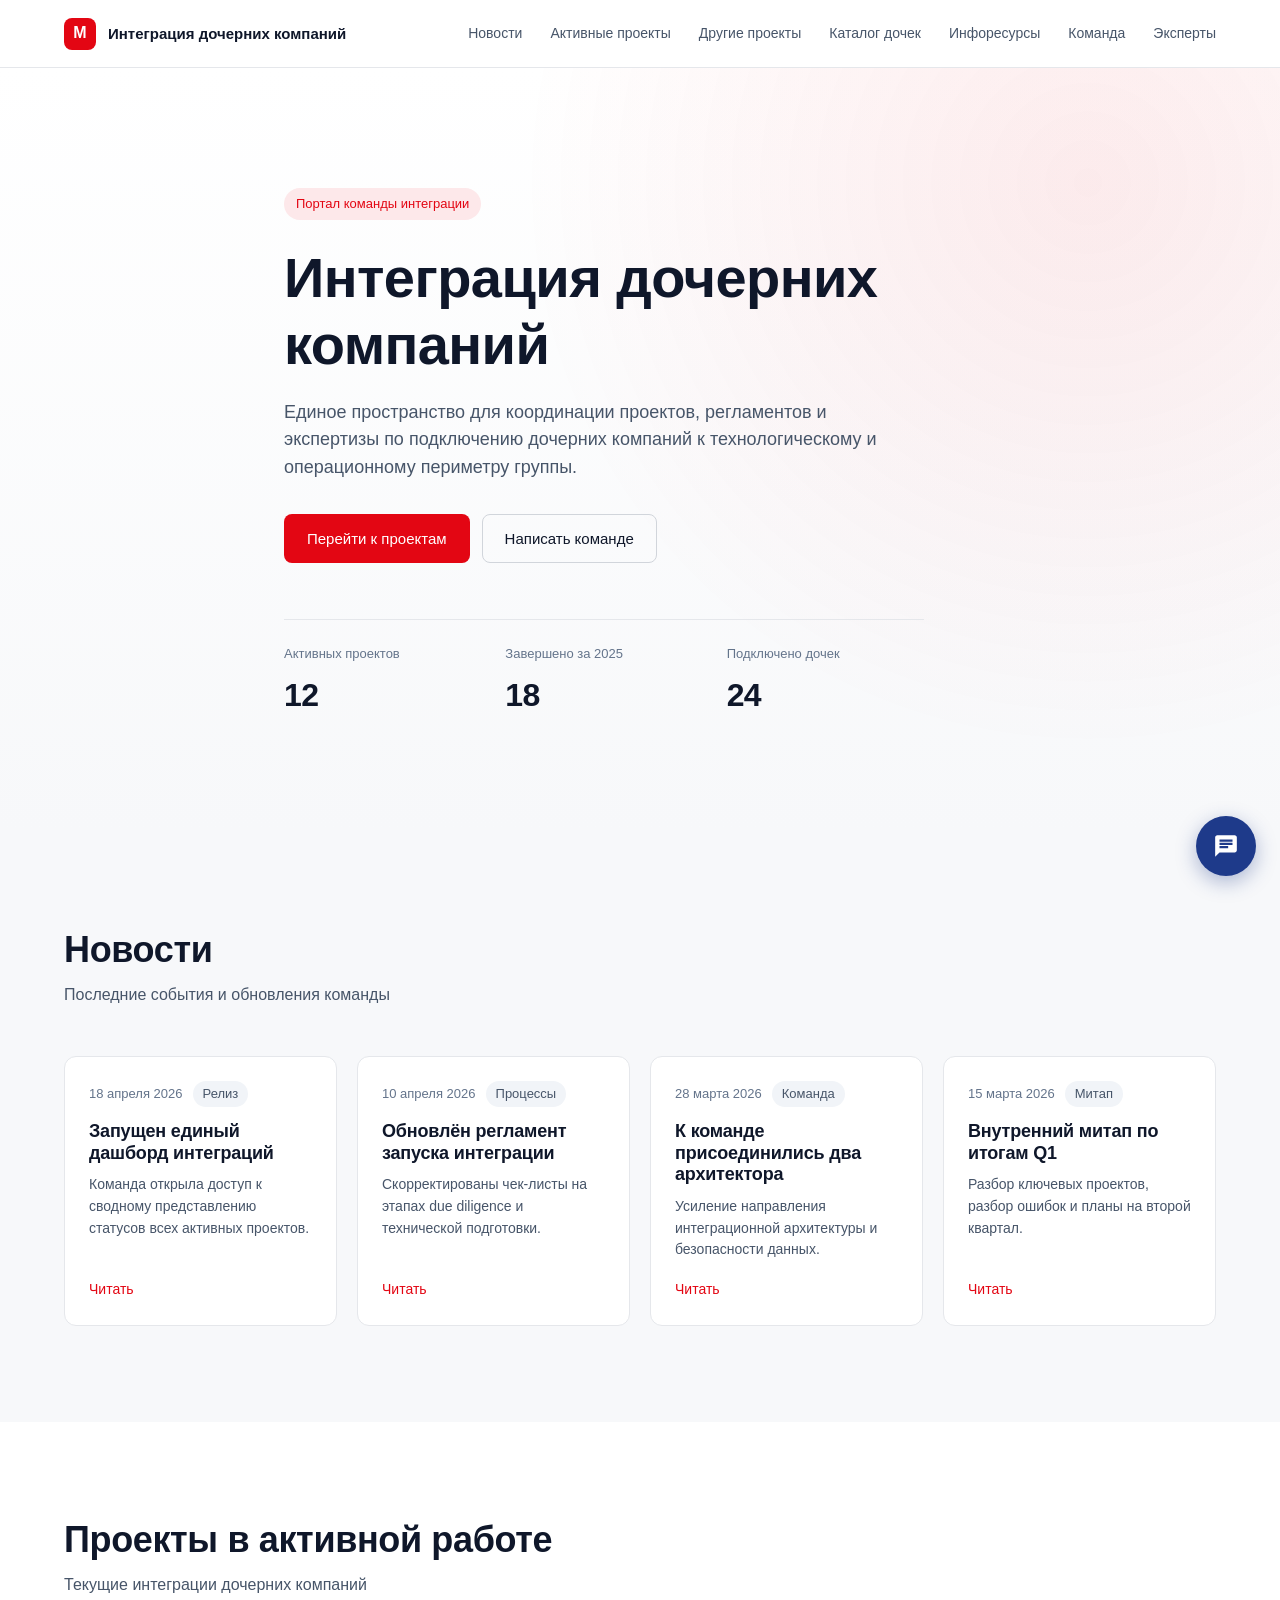
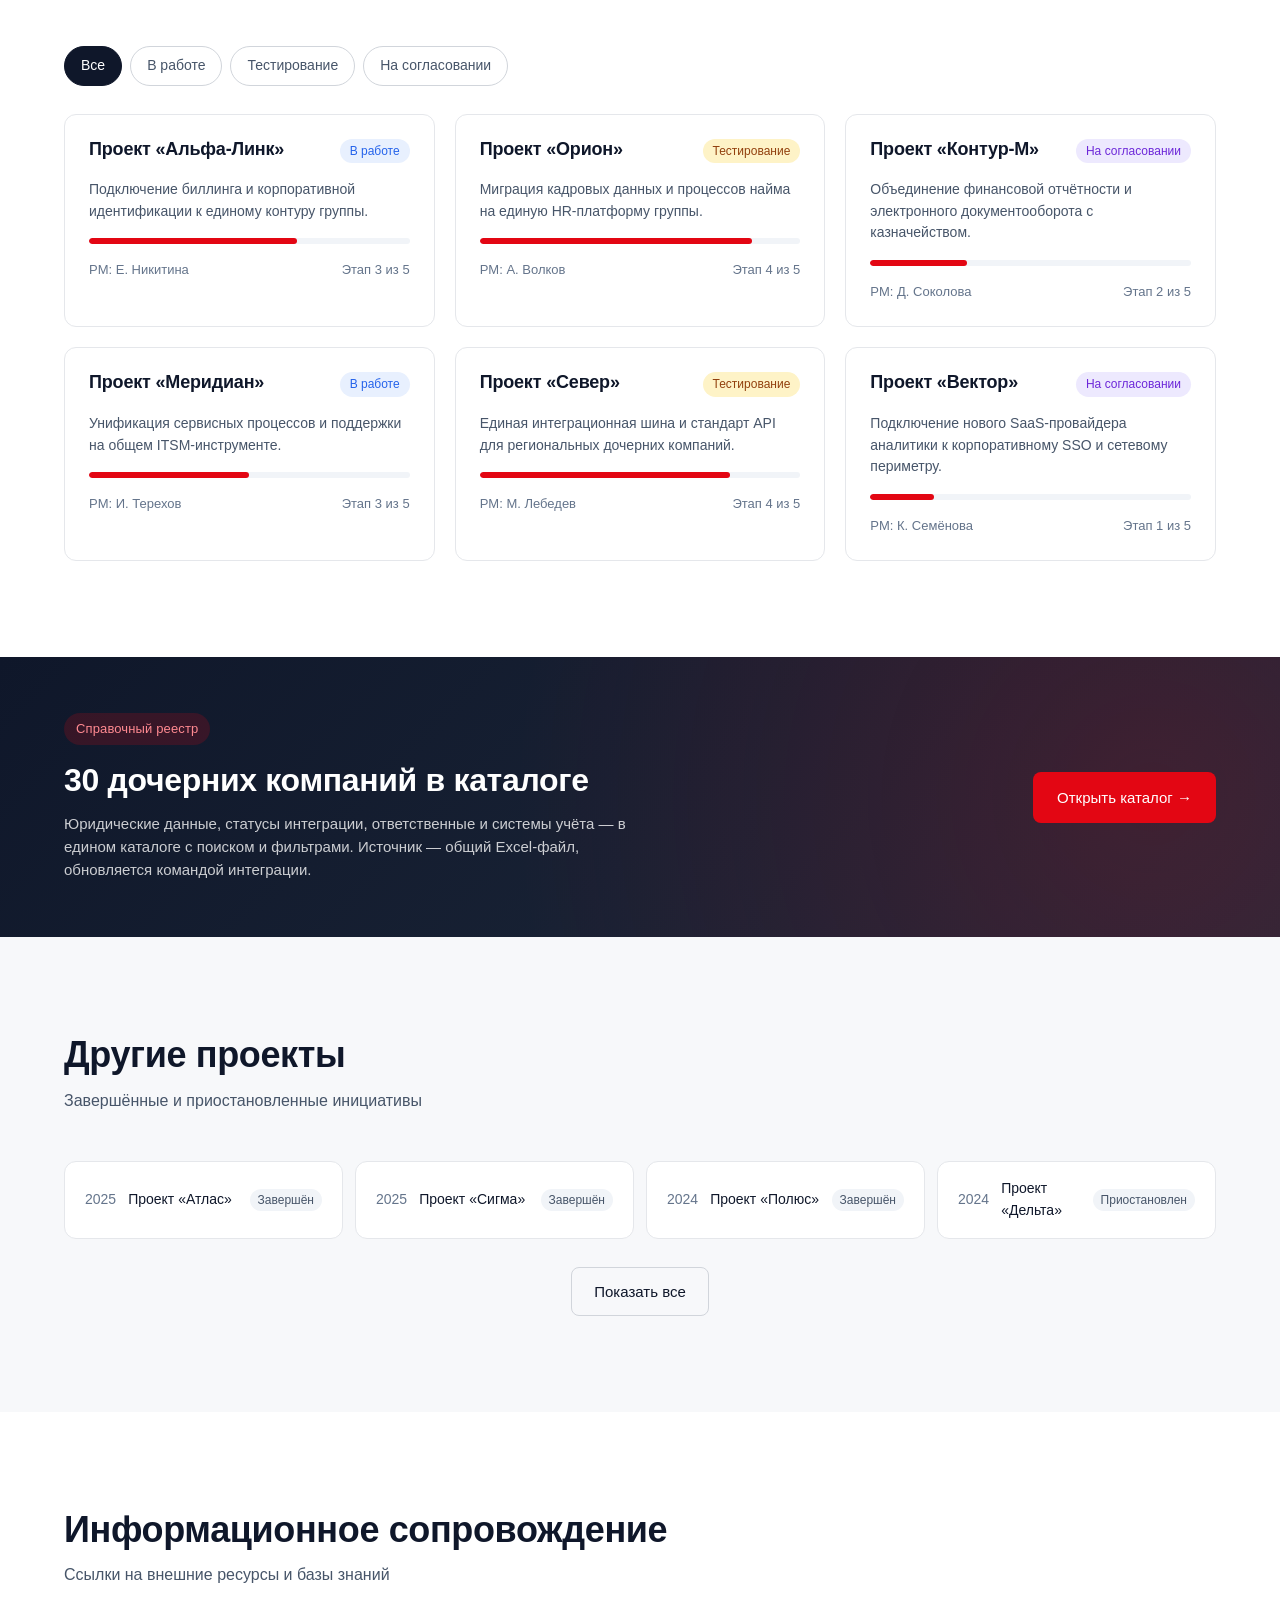
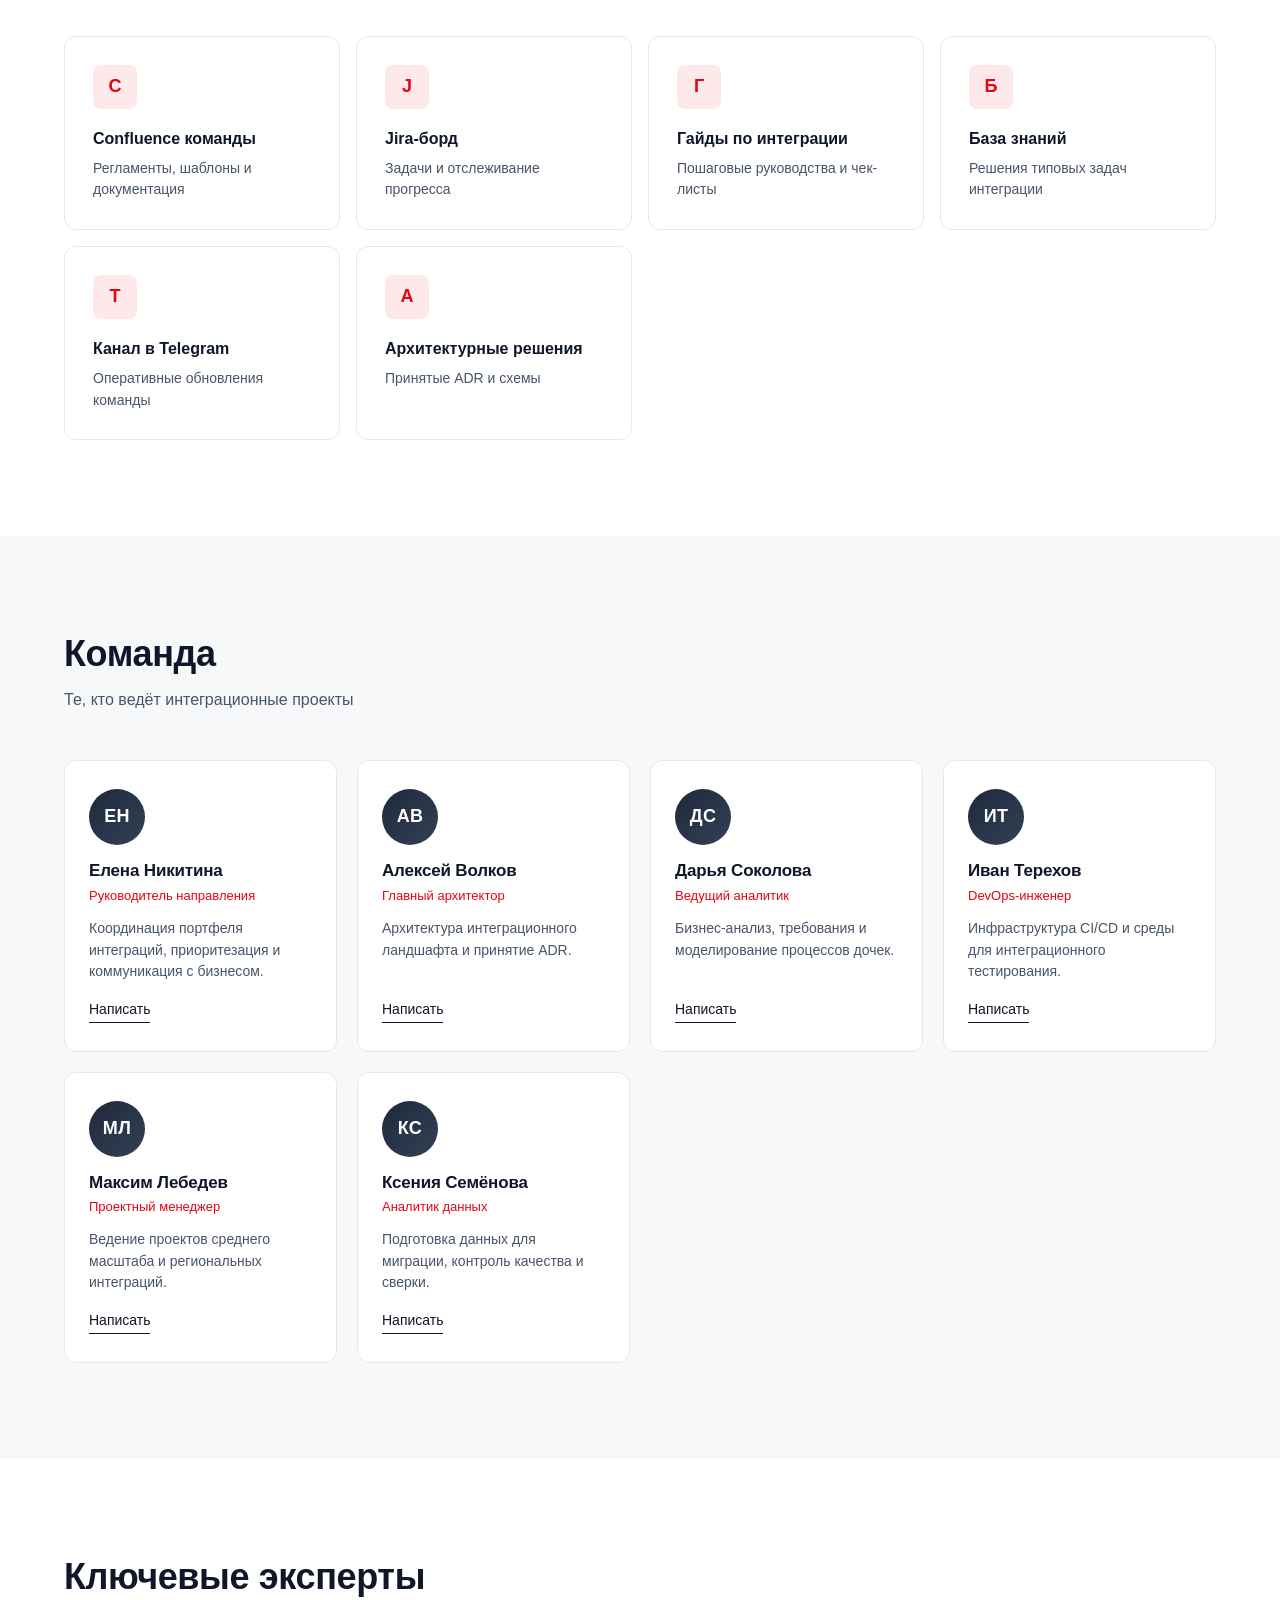
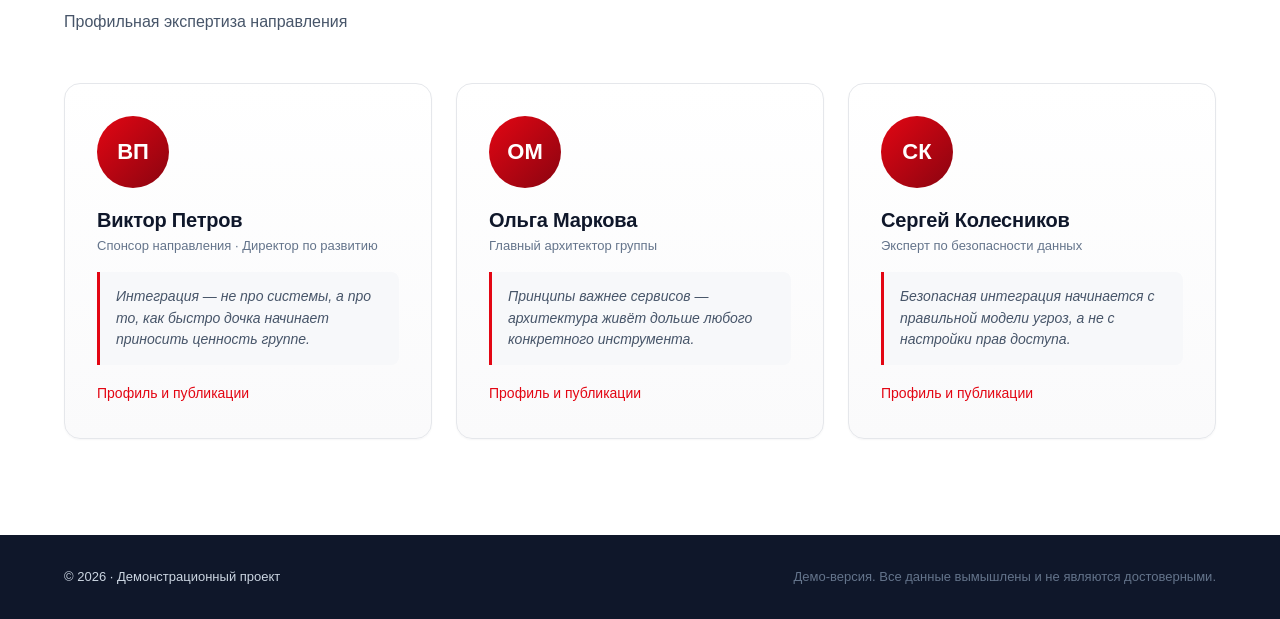
<file: index.html>
<!DOCTYPE html>
<html lang="ru">
<head>
    <meta charset="UTF-8">
    <meta name="viewport" content="width=device-width, initial-scale=1.0">
    <title>Интеграция дочерних компаний — портал команды</title>
    <meta name="description" content="Портал команды интеграции дочерних компаний">
    <link rel="stylesheet" href="style.css">
</head>
<body>

    <!-- ==========  HEADER  ========== -->
    <header class="site-header">
        <div class="container site-header__inner">
            <a href="#hero" class="site-header__logo">
                <span class="site-header__logo-mark">M</span>
                <span class="site-header__logo-text">Интеграция&nbsp;дочерних&nbsp;компаний</span>
            </a>

            <button class="site-header__burger" type="button" aria-label="Открыть меню" aria-expanded="false">
                <span></span>
                <span></span>
                <span></span>
            </button>

            <nav class="site-nav" aria-label="Основная навигация">
                <ul class="site-nav__list">
                    <li><a href="#news">Новости</a></li>
                    <li><a href="#active-projects">Активные проекты</a></li>
                    <li><a href="#other-projects">Другие проекты</a></li>
                    <li><a href="companies.html">Каталог дочек</a></li>
                    <li><a href="#info">Инфоресурсы</a></li>
                    <li><a href="#team">Команда</a></li>
                    <li><a href="#experts">Эксперты</a></li>
                </ul>
            </nav>
        </div>
    </header>

    <main>

        <!-- ==========  1. HERO  ========== -->
        <section id="hero" class="section hero">
            <div class="container hero__inner">
                <p class="hero__eyebrow">Портал команды интеграции</p>
                <h1 class="hero__title">Интеграция дочерних компаний</h1>
                <p class="hero__subtitle">
                    Единое пространство для координации проектов, регламентов и экспертизы
                    по подключению дочерних компаний к технологическому и операционному
                    периметру группы.
                </p>
                <div class="hero__actions">
                    <a href="#active-projects" class="btn btn--primary">Перейти к проектам</a>
                    <a href="#team" class="btn btn--ghost">Написать команде</a>
                </div>

                <dl class="hero__stats">
                    <div class="hero__stat">
                        <dt class="hero__stat-label">Активных проектов</dt>
                        <dd class="hero__stat-value">12</dd>
                    </div>
                    <div class="hero__stat">
                        <dt class="hero__stat-label">Завершено за 2025</dt>
                        <dd class="hero__stat-value">18</dd>
                    </div>
                    <div class="hero__stat">
                        <dt class="hero__stat-label">Подключено дочек</dt>
                        <dd class="hero__stat-value">24</dd>
                    </div>
                </dl>
            </div>
        </section>

        <!-- ==========  2. НОВОСТИ  ========== -->
        <section id="news" class="section news">
            <div class="container">
                <header class="section__header">
                    <h2 class="section__title">Новости</h2>
                    <p class="section__subtitle">Последние события и обновления команды</p>
                </header>

                <div class="news__grid">
                    <article class="news-card">
                        <div class="news-card__meta">
                            <time class="news-card__date" datetime="2026-04-18">18 апреля 2026</time>
                            <span class="news-card__tag">Релиз</span>
                        </div>
                        <h3 class="news-card__title">Запущен единый дашборд интеграций</h3>
                        <p class="news-card__text">Команда открыла доступ к сводному представлению статусов всех активных проектов.</p>
                        <a href="#" class="news-card__link">Читать</a>
                    </article>

                    <article class="news-card">
                        <div class="news-card__meta">
                            <time class="news-card__date" datetime="2026-04-10">10 апреля 2026</time>
                            <span class="news-card__tag">Процессы</span>
                        </div>
                        <h3 class="news-card__title">Обновлён регламент запуска интеграции</h3>
                        <p class="news-card__text">Скорректированы чек-листы на этапах due diligence и технической подготовки.</p>
                        <a href="#" class="news-card__link">Читать</a>
                    </article>

                    <article class="news-card">
                        <div class="news-card__meta">
                            <time class="news-card__date" datetime="2026-03-28">28 марта 2026</time>
                            <span class="news-card__tag">Команда</span>
                        </div>
                        <h3 class="news-card__title">К команде присоединились два архитектора</h3>
                        <p class="news-card__text">Усиление направления интеграционной архитектуры и безопасности данных.</p>
                        <a href="#" class="news-card__link">Читать</a>
                    </article>

                    <article class="news-card">
                        <div class="news-card__meta">
                            <time class="news-card__date" datetime="2026-03-15">15 марта 2026</time>
                            <span class="news-card__tag">Митап</span>
                        </div>
                        <h3 class="news-card__title">Внутренний митап по итогам Q1</h3>
                        <p class="news-card__text">Разбор ключевых проектов, разбор ошибок и планы на второй квартал.</p>
                        <a href="#" class="news-card__link">Читать</a>
                    </article>
                </div>
            </div>
        </section>

        <!-- ==========  3. АКТИВНЫЕ ПРОЕКТЫ  ========== -->
        <section id="active-projects" class="section active-projects">
            <div class="container">
                <header class="section__header">
                    <h2 class="section__title">Проекты в активной работе</h2>
                    <p class="section__subtitle">Текущие интеграции дочерних компаний</p>
                </header>

                <div class="filters" role="tablist" aria-label="Фильтр по статусу">
                    <button class="filters__btn is-active" data-filter="all" role="tab" aria-selected="true">Все</button>
                    <button class="filters__btn" data-filter="in-progress" role="tab" aria-selected="false">В работе</button>
                    <button class="filters__btn" data-filter="testing" role="tab" aria-selected="false">Тестирование</button>
                    <button class="filters__btn" data-filter="review" role="tab" aria-selected="false">На согласовании</button>
                </div>

                <div class="projects-grid">
                    <article class="project-card" data-status="in-progress">
                        <div class="project-card__header">
                            <h3 class="project-card__title">Проект «Альфа-Линк»</h3>
                            <span class="status-badge status-badge--in-progress">В работе</span>
                        </div>
                        <p class="project-card__text">Подключение биллинга и корпоративной идентификации к единому контуру группы.</p>
                        <div class="project-card__progress">
                            <div class="project-card__progress-bar" style="--progress: 65%;"></div>
                        </div>
                        <div class="project-card__footer">
                            <span class="project-card__owner">PM: Е. Никитина</span>
                            <span class="project-card__phase">Этап 3 из 5</span>
                        </div>
                    </article>

                    <article class="project-card" data-status="testing">
                        <div class="project-card__header">
                            <h3 class="project-card__title">Проект «Орион»</h3>
                            <span class="status-badge status-badge--testing">Тестирование</span>
                        </div>
                        <p class="project-card__text">Миграция кадровых данных и процессов найма на единую HR-платформу группы.</p>
                        <div class="project-card__progress">
                            <div class="project-card__progress-bar" style="--progress: 85%;"></div>
                        </div>
                        <div class="project-card__footer">
                            <span class="project-card__owner">PM: А. Волков</span>
                            <span class="project-card__phase">Этап 4 из 5</span>
                        </div>
                    </article>

                    <article class="project-card" data-status="review">
                        <div class="project-card__header">
                            <h3 class="project-card__title">Проект «Контур-М»</h3>
                            <span class="status-badge status-badge--review">На согласовании</span>
                        </div>
                        <p class="project-card__text">Объединение финансовой отчётности и электронного документооборота с казначейством.</p>
                        <div class="project-card__progress">
                            <div class="project-card__progress-bar" style="--progress: 30%;"></div>
                        </div>
                        <div class="project-card__footer">
                            <span class="project-card__owner">PM: Д. Соколова</span>
                            <span class="project-card__phase">Этап 2 из 5</span>
                        </div>
                    </article>

                    <article class="project-card" data-status="in-progress">
                        <div class="project-card__header">
                            <h3 class="project-card__title">Проект «Меридиан»</h3>
                            <span class="status-badge status-badge--in-progress">В работе</span>
                        </div>
                        <p class="project-card__text">Унификация сервисных процессов и поддержки на общем ITSM-инструменте.</p>
                        <div class="project-card__progress">
                            <div class="project-card__progress-bar" style="--progress: 50%;"></div>
                        </div>
                        <div class="project-card__footer">
                            <span class="project-card__owner">PM: И. Терехов</span>
                            <span class="project-card__phase">Этап 3 из 5</span>
                        </div>
                    </article>

                    <article class="project-card" data-status="testing">
                        <div class="project-card__header">
                            <h3 class="project-card__title">Проект «Север»</h3>
                            <span class="status-badge status-badge--testing">Тестирование</span>
                        </div>
                        <p class="project-card__text">Единая интеграционная шина и стандарт API для региональных дочерних компаний.</p>
                        <div class="project-card__progress">
                            <div class="project-card__progress-bar" style="--progress: 78%;"></div>
                        </div>
                        <div class="project-card__footer">
                            <span class="project-card__owner">PM: М. Лебедев</span>
                            <span class="project-card__phase">Этап 4 из 5</span>
                        </div>
                    </article>

                    <article class="project-card" data-status="review">
                        <div class="project-card__header">
                            <h3 class="project-card__title">Проект «Вектор»</h3>
                            <span class="status-badge status-badge--review">На согласовании</span>
                        </div>
                        <p class="project-card__text">Подключение нового SaaS-провайдера аналитики к корпоративному SSO и сетевому периметру.</p>
                        <div class="project-card__progress">
                            <div class="project-card__progress-bar" style="--progress: 20%;"></div>
                        </div>
                        <div class="project-card__footer">
                            <span class="project-card__owner">PM: К. Семёнова</span>
                            <span class="project-card__phase">Этап 1 из 5</span>
                        </div>
                    </article>
                </div>
            </div>
        </section>

        <!-- ==========  3.5 БАННЕР: КАТАЛОГ ДОЧЕРНИХ КОМПАНИЙ  ========== -->
        <aside class="companies-banner" aria-label="Каталог дочерних компаний">
            <div class="container">
                <div class="banner-content">
                    <div class="banner-text">
                        <div class="banner-eyebrow">Справочный реестр</div>
                        <h2 class="banner-title">30 дочерних компаний в каталоге</h2>
                        <p class="banner-desc">Юридические данные, статусы интеграции, ответственные и системы учёта — в едином каталоге с поиском и фильтрами. Источник — общий Excel-файл, обновляется командой интеграции.</p>
                    </div>
                    <a href="companies.html" class="banner-cta">Открыть каталог →</a>
                </div>
            </div>
        </aside>

        <!-- ==========  4. ДРУГИЕ ПРОЕКТЫ  ========== -->
        <section id="other-projects" class="section other-projects">
            <div class="container">
                <header class="section__header">
                    <h2 class="section__title">Другие проекты</h2>
                    <p class="section__subtitle">Завершённые и приостановленные инициативы</p>
                </header>

                <ul class="other-grid">
                    <li class="other-card">
                        <span class="other-card__year">2025</span>
                        <span class="other-card__name">Проект «Атлас»</span>
                        <span class="other-card__tag">Завершён</span>
                    </li>
                    <li class="other-card">
                        <span class="other-card__year">2025</span>
                        <span class="other-card__name">Проект «Сигма»</span>
                        <span class="other-card__tag">Завершён</span>
                    </li>
                    <li class="other-card">
                        <span class="other-card__year">2024</span>
                        <span class="other-card__name">Проект «Полюс»</span>
                        <span class="other-card__tag">Завершён</span>
                    </li>
                    <li class="other-card">
                        <span class="other-card__year">2024</span>
                        <span class="other-card__name">Проект «Дельта»</span>
                        <span class="other-card__tag">Приостановлен</span>
                    </li>
                    <li class="other-card">
                        <span class="other-card__year">2024</span>
                        <span class="other-card__name">Проект «Гранит»</span>
                        <span class="other-card__tag">Завершён</span>
                    </li>
                    <li class="other-card">
                        <span class="other-card__year">2023</span>
                        <span class="other-card__name">Проект «Янтарь»</span>
                        <span class="other-card__tag">Завершён</span>
                    </li>
                </ul>

                <div class="other-projects__more">
                    <button class="btn btn--ghost" type="button">Показать все</button>
                </div>
            </div>
        </section>

        <!-- ==========  5. ИНФОРМАЦИОННОЕ СОПРОВОЖДЕНИЕ  ========== -->
        <section id="info" class="section info">
            <div class="container">
                <header class="section__header">
                    <h2 class="section__title">Информационное сопровождение</h2>
                    <p class="section__subtitle">Ссылки на внешние ресурсы и базы знаний</p>
                </header>

                <div class="info-grid">
                    <a href="#" class="info-card" target="_blank" rel="noopener">
                        <span class="info-card__icon" aria-hidden="true">C</span>
                        <span class="info-card__title">Confluence команды</span>
                        <span class="info-card__text">Регламенты, шаблоны и документация</span>
                    </a>

                    <a href="#" class="info-card" target="_blank" rel="noopener">
                        <span class="info-card__icon" aria-hidden="true">J</span>
                        <span class="info-card__title">Jira-борд</span>
                        <span class="info-card__text">Задачи и отслеживание прогресса</span>
                    </a>

                    <a href="#" class="info-card" target="_blank" rel="noopener">
                        <span class="info-card__icon" aria-hidden="true">Г</span>
                        <span class="info-card__title">Гайды по интеграции</span>
                        <span class="info-card__text">Пошаговые руководства и чек-листы</span>
                    </a>

                    <a href="#" class="info-card" target="_blank" rel="noopener">
                        <span class="info-card__icon" aria-hidden="true">Б</span>
                        <span class="info-card__title">База знаний</span>
                        <span class="info-card__text">Решения типовых задач интеграции</span>
                    </a>

                    <a href="#" class="info-card" target="_blank" rel="noopener">
                        <span class="info-card__icon" aria-hidden="true">T</span>
                        <span class="info-card__title">Канал в Telegram</span>
                        <span class="info-card__text">Оперативные обновления команды</span>
                    </a>

                    <a href="#" class="info-card" target="_blank" rel="noopener">
                        <span class="info-card__icon" aria-hidden="true">А</span>
                        <span class="info-card__title">Архитектурные решения</span>
                        <span class="info-card__text">Принятые ADR и схемы</span>
                    </a>
                </div>
            </div>
        </section>

        <!-- ==========  6. КОМАНДА  ========== -->
        <section id="team" class="section team">
            <div class="container">
                <header class="section__header">
                    <h2 class="section__title">Команда</h2>
                    <p class="section__subtitle">Те, кто ведёт интеграционные проекты</p>
                </header>

                <div class="team-grid">
                    <article class="member-card">
                        <div class="member-card__avatar" aria-hidden="true">ЕН</div>
                        <h3 class="member-card__name">Елена Никитина</h3>
                        <p class="member-card__role">Руководитель направления</p>
                        <p class="member-card__bio">Координация портфеля интеграций, приоритезация и коммуникация с бизнесом.</p>
                        <a href="mailto:#" class="member-card__contact">Написать</a>
                    </article>

                    <article class="member-card">
                        <div class="member-card__avatar" aria-hidden="true">АВ</div>
                        <h3 class="member-card__name">Алексей Волков</h3>
                        <p class="member-card__role">Главный архитектор</p>
                        <p class="member-card__bio">Архитектура интеграционного ландшафта и принятие ADR.</p>
                        <a href="mailto:#" class="member-card__contact">Написать</a>
                    </article>

                    <article class="member-card">
                        <div class="member-card__avatar" aria-hidden="true">ДС</div>
                        <h3 class="member-card__name">Дарья Соколова</h3>
                        <p class="member-card__role">Ведущий аналитик</p>
                        <p class="member-card__bio">Бизнес-анализ, требования и моделирование процессов дочек.</p>
                        <a href="mailto:#" class="member-card__contact">Написать</a>
                    </article>

                    <article class="member-card">
                        <div class="member-card__avatar" aria-hidden="true">ИТ</div>
                        <h3 class="member-card__name">Иван Терехов</h3>
                        <p class="member-card__role">DevOps-инженер</p>
                        <p class="member-card__bio">Инфраструктура CI/CD и среды для интеграционного тестирования.</p>
                        <a href="mailto:#" class="member-card__contact">Написать</a>
                    </article>

                    <article class="member-card">
                        <div class="member-card__avatar" aria-hidden="true">МЛ</div>
                        <h3 class="member-card__name">Максим Лебедев</h3>
                        <p class="member-card__role">Проектный менеджер</p>
                        <p class="member-card__bio">Ведение проектов среднего масштаба и региональных интеграций.</p>
                        <a href="mailto:#" class="member-card__contact">Написать</a>
                    </article>

                    <article class="member-card">
                        <div class="member-card__avatar" aria-hidden="true">КС</div>
                        <h3 class="member-card__name">Ксения Семёнова</h3>
                        <p class="member-card__role">Аналитик данных</p>
                        <p class="member-card__bio">Подготовка данных для миграции, контроль качества и сверки.</p>
                        <a href="mailto:#" class="member-card__contact">Написать</a>
                    </article>
                </div>
            </div>
        </section>

        <!-- ==========  7. КЛЮЧЕВЫЕ ЭКСПЕРТЫ  ========== -->
        <section id="experts" class="section experts">
            <div class="container">
                <header class="section__header">
                    <h2 class="section__title">Ключевые эксперты</h2>
                    <p class="section__subtitle">Профильная экспертиза направления</p>
                </header>

                <div class="experts-grid">
                    <article class="expert-card">
                        <div class="expert-card__avatar" aria-hidden="true">ВП</div>
                        <div class="expert-card__body">
                            <h3 class="expert-card__name">Виктор Петров</h3>
                            <p class="expert-card__role">Спонсор направления · Директор по развитию</p>
                            <blockquote class="expert-card__quote">
                                Интеграция — не про системы, а про то, как быстро дочка начинает приносить ценность группе.
                            </blockquote>
                            <a href="#" class="expert-card__link" target="_blank" rel="noopener">Профиль и публикации</a>
                        </div>
                    </article>

                    <article class="expert-card">
                        <div class="expert-card__avatar" aria-hidden="true">ОМ</div>
                        <div class="expert-card__body">
                            <h3 class="expert-card__name">Ольга Маркова</h3>
                            <p class="expert-card__role">Главный архитектор группы</p>
                            <blockquote class="expert-card__quote">
                                Принципы важнее сервисов — архитектура живёт дольше любого конкретного инструмента.
                            </blockquote>
                            <a href="#" class="expert-card__link" target="_blank" rel="noopener">Профиль и публикации</a>
                        </div>
                    </article>

                    <article class="expert-card">
                        <div class="expert-card__avatar" aria-hidden="true">СК</div>
                        <div class="expert-card__body">
                            <h3 class="expert-card__name">Сергей Колесников</h3>
                            <p class="expert-card__role">Эксперт по безопасности данных</p>
                            <blockquote class="expert-card__quote">
                                Безопасная интеграция начинается с правильной модели угроз, а не с настройки прав доступа.
                            </blockquote>
                            <a href="#" class="expert-card__link" target="_blank" rel="noopener">Профиль и публикации</a>
                        </div>
                    </article>
                </div>
            </div>
        </section>

    </main>

    <!-- ==========  FOOTER  ========== -->
    <footer class="site-footer">
        <div class="container site-footer__inner">
            <p class="site-footer__text">© 2026 · Демонстрационный проект</p>
            <p class="site-footer__text site-footer__text--muted">Демо-версия. Все данные вымышлены и не являются достоверными.</p>
        </div>
    </footer>

    <script src="script.js"></script>
    <script src="widget/widget.js" data-backend-url="https://integration-bot.onrender.com" defer></script>
</body>
</html>
</file>
<file: style.css>
/* ==========================================================================
   Интеграция дочерних компаний — корпоративный портал
   style.css
   ========================================================================== */

/* --------------------------------------------------------------------------
   1. Tokens
   -------------------------------------------------------------------------- */
:root {
    --color-bg: #ffffff;
    --color-bg-soft: #f7f8fa;
    --color-bg-muted: #f1f4f8;

    --color-text: #0f172a;
    --color-text-secondary: #475569;
    --color-text-muted: #64748b;

    --color-border: #e5e7eb;
    --color-border-strong: #d1d5db;

    --color-accent: #e30613;
    --color-accent-hover: #c2050f;
    --color-accent-soft: #fde8ea;

    --color-success: #0f9d58;
    --color-warn: #f59e0b;
    --color-info: #2563eb;

    --radius-sm: 8px;
    --radius-md: 12px;
    --radius-lg: 16px;
    --radius-pill: 999px;

    --shadow-sm: 0 1px 2px rgba(15, 23, 42, 0.04);
    --shadow-md: 0 4px 16px rgba(15, 23, 42, 0.06);
    --shadow-lg: 0 12px 32px rgba(15, 23, 42, 0.10);

    --container-max: 1200px;
    --container-pad: 24px;

    --header-h: 68px;

    --transition: 180ms ease;
}

/* --------------------------------------------------------------------------
   2. Reset / base
   -------------------------------------------------------------------------- */
*,
*::before,
*::after { box-sizing: border-box; }

html {
    scroll-behavior: smooth;
    scroll-padding-top: var(--header-h);
}

body {
    margin: 0;
    font-family: -apple-system, BlinkMacSystemFont, "Segoe UI", Roboto,
                 "Helvetica Neue", Arial, sans-serif;
    color: var(--color-text);
    background-color: var(--color-bg);
    line-height: 1.55;
    -webkit-font-smoothing: antialiased;
    text-rendering: optimizeLegibility;
}

h1, h2, h3, h4 {
    margin: 0;
    font-weight: 600;
    line-height: 1.2;
    letter-spacing: -0.01em;
    color: var(--color-text);
}

p { margin: 0; }

a {
    color: var(--color-text);
    text-decoration: none;
    transition: color var(--transition);
}
a:hover { color: var(--color-accent); }

img, svg { display: block; max-width: 100%; }

button { font: inherit; cursor: pointer; }

ul { list-style: none; margin: 0; padding: 0; }

/* --------------------------------------------------------------------------
   3. Layout helpers
   -------------------------------------------------------------------------- */
.container {
    width: 100%;
    max-width: var(--container-max);
    margin: 0 auto;
    padding: 0 var(--container-pad);
}

.section { padding: 96px 0; }

.section:nth-of-type(even) { background-color: var(--color-bg-soft); }

.section__header {
    margin-bottom: 48px;
    max-width: 680px;
}
.section__title {
    font-size: clamp(28px, 3vw, 36px);
    margin-bottom: 12px;
}
.section__subtitle {
    font-size: 16px;
    color: var(--color-text-secondary);
}

/* --------------------------------------------------------------------------
   4. Buttons
   -------------------------------------------------------------------------- */
.btn {
    display: inline-flex;
    align-items: center;
    justify-content: center;
    padding: 12px 22px;
    border-radius: var(--radius-sm);
    font-size: 15px;
    font-weight: 500;
    border: 1px solid transparent;
    transition: background-color var(--transition),
                color var(--transition),
                border-color var(--transition),
                transform var(--transition);
}

.btn--primary {
    background-color: var(--color-accent);
    color: #fff;
}
.btn--primary:hover {
    background-color: var(--color-accent-hover);
    color: #fff;
}

.btn--ghost {
    background-color: transparent;
    color: var(--color-text);
    border-color: var(--color-border-strong);
}
.btn--ghost:hover {
    background-color: var(--color-bg-muted);
    color: var(--color-text);
}

/* --------------------------------------------------------------------------
   5. Header
   -------------------------------------------------------------------------- */
.site-header {
    position: sticky;
    top: 0;
    z-index: 50;
    height: var(--header-h);
    background-color: rgba(255, 255, 255, 0.92);
    backdrop-filter: saturate(160%) blur(8px);
    border-bottom: 1px solid var(--color-border);
}
.site-header__inner {
    display: flex;
    align-items: center;
    justify-content: space-between;
    height: 100%;
}

.site-header__logo {
    display: flex;
    align-items: center;
    gap: 12px;
    font-weight: 600;
    color: var(--color-text);
}
.site-header__logo-mark {
    display: inline-flex;
    align-items: center;
    justify-content: center;
    width: 32px;
    height: 32px;
    border-radius: var(--radius-sm);
    background-color: var(--color-accent);
    color: #fff;
    font-weight: 700;
    font-size: 16px;
}
.site-header__logo-text { font-size: 15px; }

.site-nav__list {
    display: flex;
    gap: 28px;
}
.site-nav__list a {
    font-size: 14px;
    color: var(--color-text-secondary);
    font-weight: 500;
}
.site-nav__list a:hover { color: var(--color-accent); }

.site-header__burger {
    display: none;
    width: 40px;
    height: 40px;
    background: transparent;
    border: 1px solid var(--color-border-strong);
    border-radius: var(--radius-sm);
    padding: 0;
    flex-direction: column;
    gap: 4px;
    align-items: center;
    justify-content: center;
}
.site-header__burger span {
    display: block;
    width: 18px;
    height: 2px;
    background-color: var(--color-text);
    border-radius: 2px;
    transition: transform var(--transition), opacity var(--transition);
}

/* --------------------------------------------------------------------------
   6. Hero
   -------------------------------------------------------------------------- */
.hero {
    padding: 120px 0 112px;
    background:
        radial-gradient(circle at 85% 15%, rgba(227, 6, 19, 0.08), transparent 45%),
        linear-gradient(180deg, #ffffff 0%, #f7f8fa 100%);
}
.hero__inner { max-width: 760px; }

.hero__eyebrow {
    display: inline-block;
    padding: 6px 12px;
    margin-bottom: 24px;
    border-radius: var(--radius-pill);
    background-color: var(--color-accent-soft);
    color: var(--color-accent);
    font-size: 13px;
    font-weight: 500;
}

.hero__title {
    font-size: clamp(36px, 5vw, 56px);
    margin-bottom: 20px;
}
.hero__subtitle {
    font-size: 18px;
    color: var(--color-text-secondary);
    margin-bottom: 32px;
    max-width: 600px;
}

.hero__actions {
    display: flex;
    gap: 12px;
    flex-wrap: wrap;
}

.hero__stats {
    margin: 56px 0 0;
    padding: 24px 0 0;
    border-top: 1px solid var(--color-border);
    display: grid;
    grid-template-columns: repeat(auto-fit, minmax(160px, 1fr));
    gap: 24px;
    max-width: 640px;
}
.hero__stat { margin: 0; }
.hero__stat-label {
    font-size: 13px;
    color: var(--color-text-muted);
    margin-bottom: 6px;
}
.hero__stat-value {
    margin: 0;
    font-size: 32px;
    font-weight: 600;
    letter-spacing: -0.02em;
    color: var(--color-text);
}

/* --------------------------------------------------------------------------
   7. News
   -------------------------------------------------------------------------- */
.news__grid {
    display: grid;
    grid-template-columns: repeat(auto-fit, minmax(260px, 1fr));
    gap: 20px;
}

.news-card {
    background: var(--color-bg);
    border: 1px solid var(--color-border);
    border-radius: var(--radius-md);
    padding: 24px;
    display: flex;
    flex-direction: column;
    transition: transform var(--transition), box-shadow var(--transition),
                border-color var(--transition);
}
.news-card:hover {
    transform: translateY(-3px);
    box-shadow: var(--shadow-md);
    border-color: var(--color-border-strong);
}

.news-card__meta {
    display: flex;
    align-items: center;
    gap: 10px;
    margin-bottom: 14px;
    font-size: 13px;
}
.news-card__date { color: var(--color-text-muted); }
.news-card__tag {
    padding: 3px 10px;
    border-radius: var(--radius-pill);
    background-color: var(--color-bg-muted);
    color: var(--color-text-secondary);
    font-weight: 500;
}

.news-card__title {
    font-size: 18px;
    margin-bottom: 10px;
}
.news-card__text {
    color: var(--color-text-secondary);
    font-size: 14px;
    margin-bottom: 18px;
    flex-grow: 1;
}
.news-card__link {
    color: var(--color-accent);
    font-weight: 500;
    font-size: 14px;
}
.news-card__link:hover { color: var(--color-accent-hover); }

/* --------------------------------------------------------------------------
   8. Filters (active projects)
   -------------------------------------------------------------------------- */
.filters {
    display: flex;
    flex-wrap: wrap;
    gap: 8px;
    margin-bottom: 28px;
}
.filters__btn {
    padding: 8px 16px;
    border-radius: var(--radius-pill);
    border: 1px solid var(--color-border-strong);
    background-color: transparent;
    color: var(--color-text-secondary);
    font-size: 14px;
    font-weight: 500;
    transition: background-color var(--transition), color var(--transition),
                border-color var(--transition);
}
.filters__btn:hover {
    color: var(--color-text);
    background-color: var(--color-bg-muted);
}
.filters__btn.is-active {
    background-color: var(--color-text);
    color: #fff;
    border-color: var(--color-text);
}

/* --------------------------------------------------------------------------
   9. Active projects
   -------------------------------------------------------------------------- */
.projects-grid {
    display: grid;
    grid-template-columns: repeat(auto-fill, minmax(320px, 1fr));
    gap: 20px;
}

.project-card {
    background: var(--color-bg);
    border: 1px solid var(--color-border);
    border-radius: var(--radius-md);
    padding: 24px;
    display: flex;
    flex-direction: column;
    gap: 16px;
    transition: transform var(--transition), box-shadow var(--transition),
                border-color var(--transition);
}
.project-card:hover {
    transform: translateY(-3px);
    box-shadow: var(--shadow-md);
    border-color: var(--color-border-strong);
}

.project-card__header {
    display: flex;
    align-items: start;
    justify-content: space-between;
    gap: 12px;
}
.project-card__title { font-size: 18px; }

.project-card__text {
    color: var(--color-text-secondary);
    font-size: 14px;
}

.project-card__progress {
    height: 6px;
    background-color: var(--color-bg-muted);
    border-radius: var(--radius-pill);
    overflow: hidden;
}
.project-card__progress-bar {
    width: var(--progress, 0%);
    height: 100%;
    background-color: var(--color-accent);
    border-radius: inherit;
    transition: width 600ms ease;
}

.project-card__footer {
    display: flex;
    justify-content: space-between;
    gap: 12px;
    font-size: 13px;
    color: var(--color-text-muted);
}

/* Status badges */
.status-badge {
    display: inline-flex;
    align-items: center;
    padding: 3px 10px;
    border-radius: var(--radius-pill);
    font-size: 12px;
    font-weight: 500;
    white-space: nowrap;
}
.status-badge--in-progress {
    background-color: #e8f0fe;
    color: var(--color-info);
}
.status-badge--testing {
    background-color: #fef3c7;
    color: #92400e;
}
.status-badge--review {
    background-color: #ede9fe;
    color: #6d28d9;
}

/* Filter / collapse visibility */
.is-hidden { display: none !important; }

/* --------------------------------------------------------------------------
   10. Other projects
   -------------------------------------------------------------------------- */
.other-grid {
    display: grid;
    grid-template-columns: repeat(auto-fill, minmax(240px, 1fr));
    gap: 12px;
}

.other-card {
    display: flex;
    align-items: center;
    justify-content: space-between;
    gap: 12px;
    padding: 16px 20px;
    background: var(--color-bg);
    border: 1px solid var(--color-border);
    border-radius: var(--radius-md);
    font-size: 14px;
    transition: border-color var(--transition), transform var(--transition);
}
.other-card:hover {
    border-color: var(--color-border-strong);
    transform: translateY(-2px);
}
.other-card__year {
    color: var(--color-text-muted);
    font-weight: 500;
    font-variant-numeric: tabular-nums;
}
.other-card__name {
    flex: 1;
    color: var(--color-text);
    font-weight: 500;
}
.other-card__tag {
    font-size: 12px;
    color: var(--color-text-secondary);
    padding: 2px 8px;
    border-radius: var(--radius-pill);
    background-color: var(--color-bg-muted);
}

.other-projects__more {
    margin-top: 28px;
    display: flex;
    justify-content: center;
}

/* --------------------------------------------------------------------------
   11. Info resources
   -------------------------------------------------------------------------- */
.info-grid {
    display: grid;
    grid-template-columns: repeat(auto-fit, minmax(260px, 1fr));
    gap: 16px;
}

.info-card {
    display: flex;
    flex-direction: column;
    gap: 6px;
    padding: 28px;
    background: var(--color-bg);
    border: 1px solid var(--color-border);
    border-radius: var(--radius-md);
    transition: border-color var(--transition), transform var(--transition),
                box-shadow var(--transition);
}
.info-card:hover {
    transform: translateY(-3px);
    border-color: var(--color-accent);
    box-shadow: var(--shadow-md);
}
.info-card__icon {
    display: inline-flex;
    align-items: center;
    justify-content: center;
    width: 44px;
    height: 44px;
    margin-bottom: 12px;
    border-radius: var(--radius-sm);
    background-color: var(--color-accent-soft);
    color: var(--color-accent);
    font-weight: 700;
    font-size: 18px;
}
.info-card__title {
    font-size: 16px;
    font-weight: 600;
    color: var(--color-text);
}
.info-card__text {
    font-size: 14px;
    color: var(--color-text-secondary);
}

/* --------------------------------------------------------------------------
   12. Team
   -------------------------------------------------------------------------- */
.team-grid {
    display: grid;
    grid-template-columns: repeat(auto-fit, minmax(260px, 1fr));
    gap: 20px;
}

.member-card {
    background: var(--color-bg);
    border: 1px solid var(--color-border);
    border-radius: var(--radius-md);
    padding: 28px 24px;
    text-align: left;
    display: flex;
    flex-direction: column;
    transition: transform var(--transition), box-shadow var(--transition);
}
.member-card:hover {
    transform: translateY(-3px);
    box-shadow: var(--shadow-md);
}

.member-card__avatar {
    width: 56px;
    height: 56px;
    border-radius: 50%;
    background: linear-gradient(135deg, #1e293b, #334155);
    color: #fff;
    display: flex;
    align-items: center;
    justify-content: center;
    font-weight: 600;
    font-size: 18px;
    margin-bottom: 16px;
    letter-spacing: 0.02em;
}
.member-card__name {
    font-size: 17px;
    margin-bottom: 4px;
}
.member-card__role {
    font-size: 13px;
    color: var(--color-accent);
    font-weight: 500;
    margin-bottom: 12px;
}
.member-card__bio {
    font-size: 14px;
    color: var(--color-text-secondary);
    margin-bottom: 16px;
    flex-grow: 1;
}
.member-card__contact {
    font-size: 14px;
    font-weight: 500;
    color: var(--color-text);
    align-self: flex-start;
    border-bottom: 1px solid currentColor;
    padding-bottom: 1px;
}
.member-card__contact:hover { color: var(--color-accent); }

/* --------------------------------------------------------------------------
   13. Experts
   -------------------------------------------------------------------------- */
.experts-grid {
    display: grid;
    grid-template-columns: repeat(auto-fit, minmax(320px, 1fr));
    gap: 24px;
}

.expert-card {
    display: flex;
    flex-direction: column;
    gap: 20px;
    padding: 32px;
    background: linear-gradient(180deg, #ffffff 0%, #fafafb 100%);
    border: 1px solid var(--color-border);
    border-radius: var(--radius-lg);
    box-shadow: var(--shadow-sm);
    transition: transform var(--transition), box-shadow var(--transition);
}
.expert-card:hover {
    transform: translateY(-4px);
    box-shadow: var(--shadow-lg);
}

.expert-card__avatar {
    width: 72px;
    height: 72px;
    border-radius: 50%;
    background: linear-gradient(135deg, var(--color-accent), #8a0410);
    color: #fff;
    display: flex;
    align-items: center;
    justify-content: center;
    font-size: 22px;
    font-weight: 600;
}

.expert-card__name {
    font-size: 20px;
    margin-bottom: 4px;
}
.expert-card__role {
    font-size: 13px;
    color: var(--color-text-muted);
    margin-bottom: 16px;
}
.expert-card__quote {
    margin: 0 0 16px;
    padding: 14px 16px;
    border-left: 3px solid var(--color-accent);
    background-color: var(--color-bg-soft);
    border-radius: 0 var(--radius-sm) var(--radius-sm) 0;
    font-size: 14px;
    color: var(--color-text-secondary);
    font-style: italic;
}
.expert-card__link {
    font-size: 14px;
    font-weight: 500;
    color: var(--color-accent);
}
.expert-card__link:hover { color: var(--color-accent-hover); }

/* --------------------------------------------------------------------------
   13.5. Companies banner (CTA на каталог дочерних компаний)
   -------------------------------------------------------------------------- */
.companies-banner {
    padding: 56px 0;
    background:
        radial-gradient(circle at 90% 50%, rgba(227, 6, 19, 0.18), transparent 55%),
        linear-gradient(135deg, #0f172a 0%, #1e293b 100%);
    color: #fff;
}
.companies-banner .banner-content {
    display: flex;
    align-items: center;
    justify-content: space-between;
    gap: 40px;
    flex-wrap: wrap;
}
.companies-banner .banner-text {
    max-width: 680px;
    flex: 1 1 320px;
}
.companies-banner .banner-eyebrow {
    display: inline-block;
    padding: 6px 12px;
    margin-bottom: 16px;
    border-radius: var(--radius-pill);
    background-color: rgba(227, 6, 19, 0.18);
    color: #ff8a91;
    font-size: 13px;
    font-weight: 500;
    letter-spacing: 0.01em;
}
.companies-banner .banner-title {
    font-size: clamp(24px, 2.8vw, 32px);
    margin: 0 0 12px;
    color: #fff;
    letter-spacing: -0.01em;
}
.companies-banner .banner-desc {
    margin: 0;
    color: rgba(255, 255, 255, 0.78);
    font-size: 15px;
    line-height: 1.55;
    max-width: 580px;
}
.companies-banner .banner-cta {
    display: inline-flex;
    align-items: center;
    padding: 14px 24px;
    background-color: var(--color-accent);
    color: #fff;
    border-radius: var(--radius-sm);
    font-size: 15px;
    font-weight: 500;
    flex-shrink: 0;
    transition: background-color var(--transition), transform var(--transition),
                box-shadow var(--transition);
}
.companies-banner .banner-cta:hover {
    background-color: var(--color-accent-hover);
    color: #fff;
    transform: translateX(4px);
    box-shadow: 0 8px 24px rgba(227, 6, 19, 0.25);
}
@media (max-width: 720px) {
    .companies-banner { padding: 40px 0; }
    .companies-banner .banner-content {
        flex-direction: column;
        align-items: stretch;
        gap: 24px;
    }
    .companies-banner .banner-cta {
        justify-content: center;
        width: 100%;
    }
}

/* --------------------------------------------------------------------------
   14. Footer
   -------------------------------------------------------------------------- */
.site-footer {
    padding: 32px 0;
    background-color: #0f172a;
    color: #cbd5e1;
}
.site-footer__inner {
    display: flex;
    justify-content: space-between;
    align-items: center;
    gap: 16px;
    flex-wrap: wrap;
}
.site-footer__text {
    font-size: 13px;
    color: #cbd5e1;
}
.site-footer__text--muted { color: #64748b; }

/* --------------------------------------------------------------------------
   15. Responsive
   -------------------------------------------------------------------------- */
@media (max-width: 860px) {
    .section { padding: 72px 0; }
    .hero { padding: 88px 0 80px; }
    .section__header { margin-bottom: 32px; }

    .site-header__burger {
        display: inline-flex;
    }

    .site-nav {
        position: absolute;
        top: var(--header-h);
        left: 0;
        right: 0;
        background: #fff;
        border-bottom: 1px solid var(--color-border);
        box-shadow: var(--shadow-md);
        padding: 16px var(--container-pad);
        display: none;
    }
    .site-nav.is-open { display: block; }
    .site-nav__list {
        flex-direction: column;
        gap: 6px;
    }
    .site-nav__list a {
        display: block;
        padding: 10px 4px;
        font-size: 15px;
    }
}

@media (max-width: 520px) {
    :root { --container-pad: 16px; }

    .hero__title { font-size: 32px; }
    .hero__subtitle { font-size: 16px; }

    .hero__actions { flex-direction: column; align-items: stretch; }
    .btn { width: 100%; }

    .site-header__logo-text { display: none; }

    .expert-card { padding: 24px; }
}
</file>
